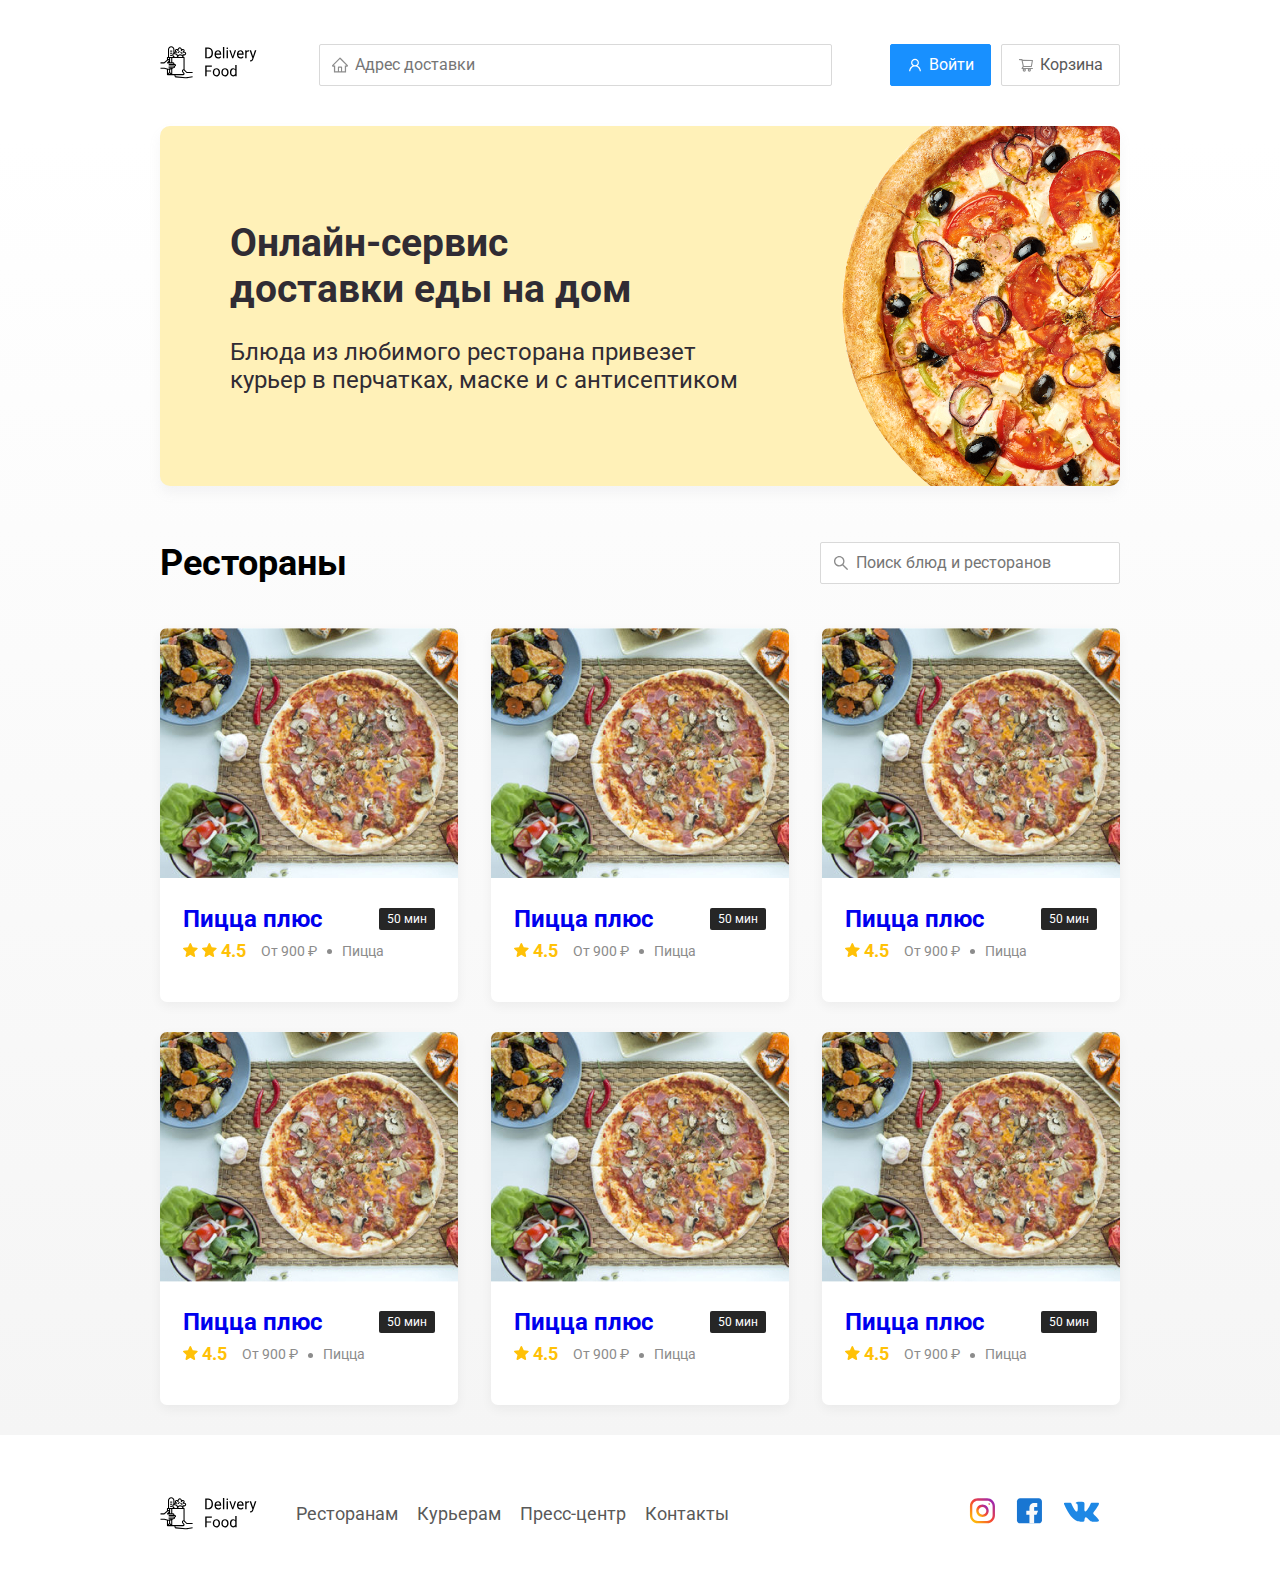
<file: index.html>
<!DOCTYPE html>
<html lang="en">
<head>
    <meta charset="UTF-8">
    <meta name="viewport" content="width=device-width, initial-scale=1.0">
    <title>Document</title>
    <link href="https://fonts.googleapis.com/css2?family=Roboto:wght@400;700&display=swap" rel="stylesheet">
    <link rel="stylesheet" href="css/normalize.css">
    <link rel="stylesheet" href="css/style.css">
</head>
<body>
<div class="container">
    <header class="header">
        <a href="index.html" class="logo">
            <img src="img/logo.svg" alt="Logo" class="logo">
        </a>
        
        <input type="text" class="input input-address" placeholder="Адрес доставки">
        <div class="buttons">
            <button class="button button-primary">
                <img src="img/user.svg" alt="user" class="button-icon">
                <span class="button-text">Войти</span>
            </button>
            <button class="button">
                <img src="img/shopping-cart.svg" alt="shopping-cart" class="button-icon">
                <span class="button-text">Корзина</span>
            </button>
        </div>
    </header>


</div>
<!-- container -->

<main class="main">
    <div class="container">
        <section class="promo">
            <h1 class="promo-title">Онлайн-сервис <br/>доставки еды на дом</h1>
            <p class="promo-text">Блюда из любимого ресторана привезет <br/> курьер в перчатках, маске и с антисептиком</p>
        </section>
    
        <section class="restaurants">
            <div class="section-heading">
                <h2 class="section-title">Рестораны</h2>
                <input type="text" class="input input-search" placeholder="Поиск блюд и ресторанов">
            </div>
            <div class="cards">
                <a href="restaurant.html" class="card">
                    <img src="img/image.jpg" alt="image" class="card-image">
                    <div class="card-text">
                        <div class="card-heading">
                            <h3 class="card-title">Пицца плюс</h3>
                            <span class="card-tag tag">50 мин</span>
                        </div>
                        <!-- card-heading -->
                        <div class="card-info">
                            <div class="rating"><img src="img/rating.svg" alt="rating" class="rating-star"> <img src="img/rating.svg" alt="rating" class="rating-star"> 4.5</div>
                            <div class="price">От 900 ₽</div>
                            <div class="category">Пицца</div>
                        </div>
                        <!-- /.card-info -->
                    </div>
                    <!-- card-text -->
                </a>
                <!-- /.card -->
    
                <a href="restaurant.html" class="card">
                    <img src="img/image.jpg" alt="image" class="card-image">
                    <div class="card-text">
                        <div class="card-heading">
                            <h3 class="card-title">Пицца плюс</h3>
                            <span class="card-tag tag">50 мин</span>
                        </div>
                        <!-- card-heading -->
                        <div class="card-info">
                            <div class="rating"><img src="img/rating.svg" alt="rating" class="rating-star"> 4.5</div>
                            <div class="price">От 900 ₽</div>
                            <div class="category">Пицца</div>
                        </div>
                        <!-- /.card-info -->
                    </div>
                    <!-- card-text -->
                </a>
                <!-- /.card -->
    
                <a href="restaurant.html" class="card">
                    <img src="img/image.jpg" alt="image" class="card-image">
                    <div class="card-text">
                        <div class="card-heading">
                            <h3 class="card-title">Пицца плюс</h3>
                            <span class="card-tag tag">50 мин</span>
                        </div>
                        <!-- card-heading -->
                        <div class="card-info">
                            <div class="rating"><img src="img/rating.svg" alt="rating" class="rating-star"> 4.5</div>
                            <div class="price">От 900 ₽</div>
                            <div class="category">Пицца</div>
                        </div>
                        <!-- /.card-info -->
                    </div>
                    <!-- card-text -->
                </a>
                <!-- /.card -->
    
                <a href="restaurant.html" class="card">
                    <img src="img/image.jpg" alt="image" class="card-image">
                    <div class="card-text">
                        <div class="card-heading">
                            <h3 class="card-title">Пицца плюс</h3>
                            <span class="card-tag tag">50 мин</span>
                        </div>
                        <!-- card-heading -->
                        <div class="card-info">
                            <div class="rating"><img src="img/rating.svg" alt="rating" class="rating-star"> 4.5</div>
                            <div class="price">От 900 ₽</div>
                            <div class="category">Пицца</div>
                        </div>
                        <!-- /.card-info -->
                    </div>
                    <!-- card-text -->
                </a>
                <!-- /.card -->
    
                <a href="restaurant.html" class="card">
                    <img src="img/image.jpg" alt="image" class="card-image">
                    <div class="card-text">
                        <div class="card-heading">
                            <h3 class="card-title">Пицца плюс</h3>
                            <span class="card-tag tag">50 мин</span>
                        </div>
                        <!-- card-heading -->
                        <div class="card-info">
                            <div class="rating"><img src="img/rating.svg" alt="rating" class="rating-star"> 4.5</div>
                            <div class="price">От 900 ₽</div>
                            <div class="category">Пицца</div>
                        </div>
                        <!-- /.card-info -->
                    </div>
                    <!-- card-text -->
                </a>
                <!-- /.card -->
    
                <a href="restaurant.html" class="card">
                    <img src="img/image.jpg" alt="image" class="card-image">
                    <div class="card-text">
                        <div class="card-heading">
                            <h3 class="card-title">Пицца плюс</h3>
                            <span class="card-tag tag">50 мин</span>
                        </div>
                        <!-- card-heading -->
                        <div class="card-info">
                            <div class="rating"><img src="img/rating.svg" alt="rating" class="rating-star"> 4.5</div>
                            <div class="price">От 900 ₽</div>
                            <div class="category">Пицца</div>
                        </div>
                        <!-- /.card-info -->
                    </div>
                    <!-- card-text -->
                </a>
                <!-- /.card -->
            </div>
            <!-- /.cards -->
        </section>
    </div>
</main>

<footer class="footer">
    <div class="container">
        <div class="footer-block">
            <img src="img/logo.svg" alt="footer-logo" class="logo footer-logo">
            <nav class="footer-nav">
                <a href="#" class="footer-link">Ресторанам </a>
                <a href="#" class="footer-link">Курьерам</a>
                <a href="#" class="footer-link">Пресс-центр</a>
                <a href="#" class="footer-link">Контакты</a>
            </nav>
            <div class="social-links">
                <a href="" class="social-link"><img src="img/IG.svg" alt="instagram"> </a>
                <a href="" class="social-link"><img src="img/FB.svg" alt="Facebook"> </a>
                <a href="" class="social-link"><img src="img/VK.svg" alt="Vkontakte"> </a>
            </div>
            <!-- /.social-links -->
        </div>
        <!-- footer-block -->
    </div>
</footer>

</body>
</html>
</file>
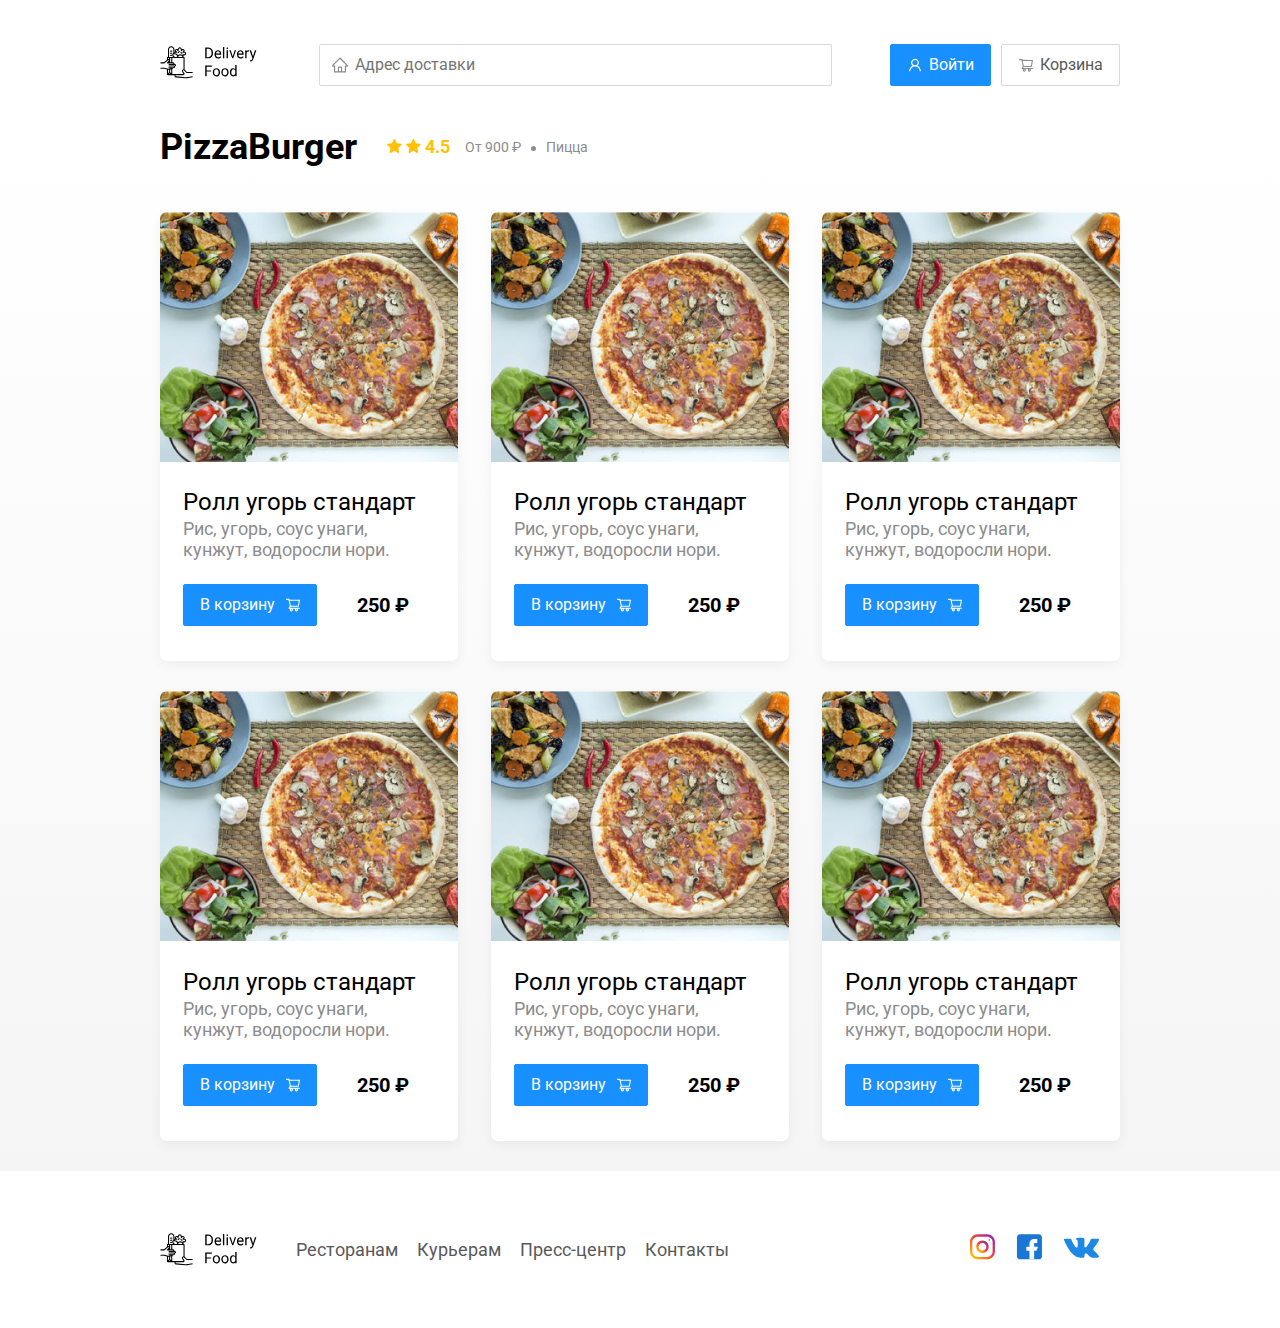
<file: restaurant.html>
<!DOCTYPE html>
<html lang="en">
<head>
    <meta charset="UTF-8">
    <meta name="viewport" content="width=device-width, initial-scale=1.0">
    <title>PizzaBurger</title>
    <link href="https://fonts.googleapis.com/css2?family=Roboto:wght@400;700&display=swap" rel="stylesheet">
    <link rel="stylesheet" href="css/normalize.css">
    <link rel="stylesheet" href="css/animate.css">
    <link rel="stylesheet" href="css/style.css">
</head>
<body>
<div class="container">
    <header class="header">
        <a href="index.html" class="logo">
            <img src="img/logo.svg" alt="Logo" class="logo">
        </a>
        <input type="text" class="input input-address" placeholder="Адрес доставки">
        <div class="buttons">
            <button class="button button-primary">
                <img src="img/user.svg" alt="user" class="button-icon">
                <span class="button-text">Войти</span>
            </button>
            <button class="button" id="cart-button">
                <img src="img/shopping-cart.svg" alt="shopping-cart" class="button-icon">
                <span class="button-text">Корзина</span>
            </button>
        </div>
    </header>


</div>
<!-- container -->

<main class="main">
    <div class="container">
    
        <section class="restaurants">
            <div class="section-heading">
                <h2 class="section-title">PizzaBurger</h2>
                <div class="card-info">
                    <div class="rating"><img src="img/rating.svg" alt="rating" class="rating-star"> <img src="img/rating.svg" alt="rating" class="rating-star"> 4.5</div>
                    <div class="price">От 900 ₽</div>
                    <div class="category">Пицца</div>
                </div>
                <!-- /.card-info -->
            </div>
            <div class="cards">
                <div class="card wow fadeInUp" data-wow-delay="0.2s">
                    <img src="img/image.jpg" alt="image" class="card-image">
                    <div class="card-text">
                        <div class="card-heading">
                            <h3 class="card-title card-title-reg">Ролл угорь стандарт</h3>
                            
                        </div>
                        <!-- card-heading -->
                        <div class="card-info">
                        
                            <div class="ingredients">Рис, угорь, соус унаги, кунжут, водоросли нори.</div>
                        </div>
                        <!-- /.card-info -->
                        <div class="card-buttons">
                            <button class="button button-primary">
                                <span class="button-card-text">В корзину</span>
                                <img src="img/shopping-cart-white.svg" alt="shopping-cart" class="button-card-image">
                            </button>
                            <strong class="card-price-bold">250 ₽</strong>
                        </div>
                    </div>
                    <!-- card-text -->
                </div>
                <!-- /.card -->
    
                <div class="card wow fadeInUp" data-wow-delay="0.4s">
                    <img src="img/image.jpg" alt="image" class="card-image">
                    <div class="card-text">
                        <div class="card-heading">
                            <h3 class="card-title card-title-reg">Ролл угорь стандарт</h3>
                            
                        </div>
                        <!-- card-heading -->
                        <div class="card-info">
                        
                            <div class="ingredients">Рис, угорь, соус унаги, кунжут, водоросли нори.</div>
                        </div>
                        <!-- /.card-info -->
                        <div class="card-buttons">
                            <button class="button button-primary">
                                <span class="button-card-text">В корзину</span>
                                <img src="img/shopping-cart-white.svg" alt="shopping-cart" class="button-card-image">
                            </button>
                            <strong class="card-price-bold">250 ₽</strong>
                        </div>
                    </div>
                    <!-- card-text -->
                </div>
                <!-- /.card -->
    
                <div class="card wow fadeInUp" data-wow-delay="0.6s">
                    <img src="img/image.jpg" alt="image" class="card-image">
                    <div class="card-text">
                        <div class="card-heading">
                            <h3 class="card-title card-title-reg">Ролл угорь стандарт</h3>
                            
                        </div>
                        <!-- card-heading -->
                        <div class="card-info">
                        
                            <div class="ingredients">Рис, угорь, соус унаги, кунжут, водоросли нори.</div>
                        </div>
                        <!-- /.card-info -->
                        <div class="card-buttons">
                            <button class="button button-primary">
                                <span class="button-card-text">В корзину</span>
                                <img src="img/shopping-cart-white.svg" alt="shopping-cart" class="button-card-image">
                            </button>
                            <strong class="card-price-bold">250 ₽</strong>
                        </div>
                    </div>
                    <!-- card-text -->
                </div>
                <!-- /.card -->
    
                <div class="card wow fadeInUp" data-wow-delay="0.2s">
                    <img src="img/image.jpg" alt="image" class="card-image">
                    <div class="card-text">
                        <div class="card-heading">
                            <h3 class="card-title card-title-reg">Ролл угорь стандарт</h3>
                            
                        </div>
                        <!-- card-heading -->
                        <div class="card-info">
                        
                            <div class="ingredients">Рис, угорь, соус унаги, кунжут, водоросли нори.</div>
                        </div>
                        <!-- /.card-info -->
                        <div class="card-buttons">
                            <button class="button button-primary">
                                <span class="button-card-text">В корзину</span>
                                <img src="img/shopping-cart-white.svg" alt="shopping-cart" class="button-card-image">
                            </button>
                            <strong class="card-price-bold">250 ₽</strong>
                        </div>
                    </div>
                    <!-- card-text -->
                </div>
                <!-- /.card -->
    
                <div class="card wow fadeInUp" data-wow-delay="0.4s">
                    <img src="img/image.jpg" alt="image" class="card-image">
                    <div class="card-text">
                        <div class="card-heading">
                            <h3 class="card-title card-title-reg">Ролл угорь стандарт</h3>
                            
                        </div>
                        <!-- card-heading -->
                        <div class="card-info">
                        
                            <div class="ingredients">Рис, угорь, соус унаги, кунжут, водоросли нори.</div>
                        </div>
                        <!-- /.card-info -->
                        <div class="card-buttons">
                            <button class="button button-primary">
                                <span class="button-card-text">В корзину</span>
                                <img src="img/shopping-cart-white.svg" alt="shopping-cart" class="button-card-image">
                            </button>
                            <strong class="card-price-bold">250 ₽</strong>
                        </div>
                    </div>
                    <!-- card-text -->
                </div>
                <!-- /.card -->
    
                <div class="card wow fadeInUp" data-wow-delay="0.6s">
                    <img src="img/image.jpg" alt="image" class="card-image">
                    <div class="card-text">
                        <div class="card-heading">
                            <h3 class="card-title card-title-reg">Ролл угорь стандарт</h3>
                            
                        </div>
                        <!-- card-heading -->
                        <div class="card-info">
                        
                            <div class="ingredients">Рис, угорь, соус унаги, кунжут, водоросли нори.</div>
                        </div>
                        <!-- /.card-info -->
                        <div class="card-buttons">
                            <button class="button button-primary">
                                <span class="button-card-text">В корзину</span>
                                <img src="img/shopping-cart-white.svg" alt="shopping-cart" class="button-card-image">
                            </button>
                            <strong class="card-price-bold">250 ₽</strong>
                        </div>
                    </div>
                    <!-- card-text -->
                </div>
                <!-- /.card -->
            </div>
            <!-- /.cards -->
        </section>
    </div>
</main>

<footer class="footer">
    <div class="container">
        <div class="footer-block">
            <img src="img/logo.svg" alt="footer-logo" class="logo footer-logo">
            <nav class="footer-nav">
                <a href="#" class="footer-link">Ресторанам </a>
                <a href="#" class="footer-link">Курьерам</a>
                <a href="#" class="footer-link">Пресс-центр</a>
                <a href="#" class="footer-link">Контакты</a>
            </nav>
            <div class="social-links">
                <a href="" class="social-link"><img src="img/IG.svg" alt="instagram"> </a>
                <a href="" class="social-link"><img src="img/FB.svg" alt="Facebook"> </a>
                <a href="" class="social-link"><img src="img/VK.svg" alt="Vkontakte"> </a>
            </div>
            <!-- /.social-links -->
        </div>
        <!-- footer-block -->
    </div>
</footer>

<div class="modal">
    <div class="modal-dialog">
        <div class="modal-header">
            <h3 class="modal-title">Корзина</h3>
            <button class="close">&times;</button>
        </div>
        <!-- modal header -->
        <div class="modal-body">
            <div class="food-row">
                <span class="food-name">Ролл угорь стандарт</span>
                <strong class="food-price">250 ₽</strong>
                <div class="food-counter">
                    <button class="counter-button">-</button>
                    <span class="counter">1</span>
                    <button class="counter-button">+</button>
                </div>
            </div>
            <!-- /.foods-row -->
            <div class="food-row">
                <span class="food-name">Ролл угорь стандарт</span>
                <strong class="food-price">250 ₽</strong>
                <div class="food-counter">
                    <button class="counter-button">-</button>
                    <span class="counter">1</span>
                    <button class="counter-button">+</button>
                </div>
            </div>
            <!-- /.foods-row -->
            <div class="food-row">
                <span class="food-name">Ролл угорь стандарт</span>
                <strong class="food-price">250 ₽</strong>
                <div class="food-counter">
                    <button class="counter-button">-</button>
                    <span class="counter">1</span>
                    <button class="counter-button">+</button>
                </div>
            </div>
            <!-- /.foods-row -->
            <div class="food-row">
                <span class="food-name">Ролл угорь стандарт</span>
                <strong class="food-price">250 ₽</strong>
                <div class="food-counter">
                    <button class="counter-button">-</button>
                    <span class="counter">1</span>
                    <button class="counter-button">+</button>
                </div>
            </div>
            <!-- /.foods-row -->
        </div>
        <!-- modal body -->
        <div class="modal-footer">
                <span class="modal-pricetag">1250 ₽</span>
                <div class="footer-buttons">
                    <button class="button button-primary">Оформить заказ</button>
                    <button class="button">Отмена</button>
                </div>
        </div>
        <!-- modal-footer -->
    </div>
    <!-- /.modal-dialog -->
</div>
<script src="js/wow.min.js"></script>
<script src="js/main.js"></script>
</body>
</html>
</file>
<file: css/style.css>
*{
    box-sizing: border-box;
}
.container{
    max-width: 1200px;
    margin: auto;
}
body{
    font-family: 'Roboto', sans-serif;
    padding-top: 44px;
}
.header{
    display: flex;
    align-items: center;
    justify-content: space-between;
    margin-bottom: 40px;

}
.input{
    background: #FFFFFF;
    border: 1px solid #D9D9D9;
    border-radius: 2px;
    font-size: 16px;
    line-height: 24px;
    padding: 8px;
    padding-left: 35px;
    background-repeat: no-repeat;
    background-position: left 11px center;
}
.input-address{
   flex: 0.8;
    background-image: url(../img/home.svg);
}
.input-search{
    background-image: url(../img/search.svg);
    width: 300px;
    margin-left: auto;
}
.buttons{
    display: flex;
    align-items: center;
}
.button{
    display: flex;
    align-items: center;
    padding: 8px 16px;
    background: #FFFFFF;
    border: 1px solid #D9D9D9;
    box-sizing: border-box;
    box-shadow: 0px 0px 2px rgba(0, 0, 0, 0.0015);
    border-radius: 2px;
    color: #595959;
    font-size: 16px;
    line-height: 24px;
}
.button-primary{
    background: #1890FF;
    border: 1px solid #1890FF;
    color: #fff;
    margin-right: 10px;
}
.button-card-text{
    margin-right: 10px;
}
.button-icon{
margin-right: 6px;
vertical-align: middle;
}
.main{
    background: linear-gradient(180deg, rgba(245, 245, 245, 0) 1.04%, #F5F5F5 100%);
}
.promo{
    box-shadow: 0px 7px 12px rgba(158, 158, 163, 0.1);
    background: #FFF1B8 url(../img/28099-1-5d432aae1ecce.jpeg.png) no-repeat top 20px right -300px/ 900px;
    border-radius: 10px;
    padding: 68px 70px;
    margin-bottom: 56px;
}
.promo-title{
    font-family: Roboto;
font-style: normal;
font-weight: bold;
font-size: 39px;
line-height: 46px;
color: #302C34;
}
.promo-text{
    font-family: Roboto;
font-style: normal;
font-weight: normal;
font-size: 24px;
line-height: 28px;
color: #302C34;
    max-width: 538px;
}
.section-heading{
    display: flex;
    align-items: center;
    margin-bottom: 44px;
}
.section-title{
    margin: 0px;
    font-style: normal;
font-weight: bold;
font-size: 36px;
line-height: 42px;
margin-right: 30px;
}
.cards{
    display: flex;
    flex-wrap: wrap;
    align-items: flex-start;
    justify-content: space-between;
}
.card{
    background: #FFFFFF;
box-shadow: 0px 4px 12px rgba(0, 0, 0, 0.05);
border-radius: 7px;
overflow: hidden;
margin-bottom: 30px;
flex-basis: 31%;
text-decoration: none;
}
.card-image{
    width: 384px;
height: 250px;
object-fit: cover;
}
.card-text{
    padding-top: 20px;
    padding-bottom: 35px;
    padding-left: 23px;
    padding-right: 23px;
}
.card-heading{
    display: flex;
    align-items: center;
    justify-content: space-between;
}
.card-title{
    margin: 0;
    font-style: normal;
    font-weight: bold;
    font-size: 24px;
    line-height: 32px;
}
.card-title-reg{
    font-weight: 400;
}
.card-tag{
    font-style: normal;
font-weight: normal;
font-size: 12px;
line-height: 20px;
color: #ffffff;
background: #262626;
border-radius: 2px;
padding: 1px 8px;
}
.card-info {
    display: flex;
    align-items: center;
    flex-wrap: wrap;
    
}
.card-price-bold{
    font-style: normal;
font-weight: bold;
font-size: 20px;
line-height: 32px;
margin-left: 30px;
}
.card-buttons{
    display: flex;
    align-items: center;
    margin-top: 24px;

}
.rating{
    margin-right: 26px;
    color: #FFC107;
    font-style: normal;
font-weight: bold;
font-size: 18px;
line-height: 32px;
}
.ingredients{
    color: #8c8c8c;
    font-size: 18px;
    line-height: 21px;
}
.category, .price{
    color: #8C8C8C;
    font-size: 18px;
line-height: 32px;
}
.price{
    margin-right: 10px;
}
.category{
    text-overflow: ellipsis;
    overflow: hidden;
    white-space: nowrap;
    max-width: 150px;
}
.price:after{
    content: "";
    width: 5px;
    height: 5px;
    background-color: #8c8c8c;
    display: inline-block;
    vertical-align: middle;
    border-radius: 50%;
    margin-left: 10px;
}
.footer{
    padding: 60px 0;
}
.footer-block{
    display: flex;
    align-items: center;
    justify-content: space-between;
}
.footer-nav{
    margin-right: auto;
    margin-left: 35px;
}
.footer-link{
    display: inline-block;
    color: #595959;
    text-decoration: none;
    font-style: normal;
font-weight: normal;
font-size: 18px;
line-height: 21px;
}
.footer-link:not(:last-child){
    margin-right: 15px;
}
.social-links{
display: flex;
align-items: center;
}
.social-link:not(last-child){
margin-right: 21px;
}

.modal{

    position: fixed;
    left: 0;
    top: 0;
    width: 100%;
    height: 100%;
    background: rgba(0, 0, 0, 0.4);
    display: none;
}
.is-open{
    display: flex;
}
.modal-body{
    margin-bottom: 42px;
}
.modal-dialog{
    max-width: 630px;
    /* min-height: 452px; */
    width: 95%;
    background: #FFFFFF;
    border-radius: 5px;
    margin: auto;
    padding: 40px 45px;
}
.modal-header{
    display: flex;
    align-items: center;
    justify-content: space-between;
    margin-bottom: 33px;
}
.modal-title{
    margin: 0;
font-weight: bold;
font-size: 30px;
line-height: 42px;
}
.close{
    font-size: 36px;
    border: none;
    background-color: transparent;
}
.food-row{
    display: flex;
    align-items: flex-start;
    justify-content: space-between;
    padding-bottom: 8px;
    border-bottom: 1px solid #d9d9d9;
    margin-bottom: 15px;
}
.food-name{
font-weight: normal;
font-size: 18px;
line-height: 32px;
}
.food-price{
    margin-left: auto;
    margin-left: 157px; 
    font-weight: bold;
    font-size: 20px;
    line-height: 32px;
}
.food-counter{
    display: flex;
    align-items: center;
}
.counter-button{
    display: flex;
    align-items: center;
    justify-content: center;
    width: 39px;
    height: 32px;
    background: #FFFFFF;
    border: 1px solid #40A9FF;
    box-sizing: border-box;
    border-radius: 2px;
    font-weight: normal;
    font-size: 14px;
    line-height: 22px;
    color: #40A9FF;
}
.counter{
    font-size: 16px;
line-height: 24px;
margin-left: 10px;
margin-right: 10px;
}
.modal-footer{
    display: flex;
    align-items: center;
    justify-content: space-between;
}
.footer-buttons{
    display: flex;
    align-items: center;
}
.modal-pricetag{
    background: #262626;
    border-radius: 5px;
    color: #fff;
    padding: 15px 20px;
    font-weight: bold;
    font-size: 20px;
    line-height: 23px;
}
@media (max-width: 1366px){
.container{
    max-width: 960px;
}
.promo{
    background-position: center right -300px;
    background-size: 700px;
}
.rating{
    margin-right: 15px;
}
.category, .price{
    font-size: 14px;
}
}
@media(max-width: 992px){
    .container{
        max-width: 750px;
    }
    .promo{
        padding: 50px;
        background-size: 500px;
        background-position: center right -200px;
    }
    .promo-text{
        font-size: 18px;
        max-width: 400px;
    }
    .card{
        flex-basis: 49%;
    }
    .footer-link{
        font-size: 16px;
    }
}
@media(max-width: 768px){
    .container{
        max-width: 560px;
    }
    .card-info{
        flex-wrap: wrap;
    }
    .card .rating{
        flex-basis: 100%;
    }
    .card-title{
        font-size: 18px;
    }
    .promo{
        background-size: 400px;
        background-position: bottom 50px right -200px;
    }
    .promo-title{
        font-size: 24px;
        line-height: 1.4;
    }
    .promo-text{
        margin-top: 0;
    }
}
@media(max-width: 578px){
    .container{
        max-width: 90%;
    }
    .header{
        flex-wrap: wrap;
    }
    .input-address{
        margin-top: 15px;
        order: 5;
        flex: 1;
    }
    .promo{
        background-image: none;
    }
    .promo-title{
        margin-bottom: 10px;
    }
    .section-title{
        font-size: 20px;
    }
    .card{
        flex-basis: 100%;
    }
    .card-image{
        width: 100%;
    }
    .footer{
        padding: 30px 0;
    }
    .footer-block{
        align-items: flex-start;
    }
    .footer-nav{
        margin-left: 0;
        margin-right: 0;
        order: 0;
    }
    .footer-logo{
        margin-right: 15px;
        order: 1;
    }
    .social-links{
        order: 2;
    }
}
@media(max-width: 480px){
    .button-text{
        display: none;
    }
    .button{
        min-height: 40px;
    }
    .button-icon{
        margin: 0;
    }
    .promo{
        padding: 20px;
    }
    .section-heading{
        flex-wrap: wrap;
    }
    .footer-block{
        flex-wrap: wrap;
        flex-direction: column;
    }
    .footer-logo{
        order: 0;
        margin-bottom: 20px;
    }
    .footer-nav{
        margin-bottom: 20px;
        text-align: center;
    }
    .footer-link:not(:last-child){
        margin-right: 0;
    }
}
</file>
